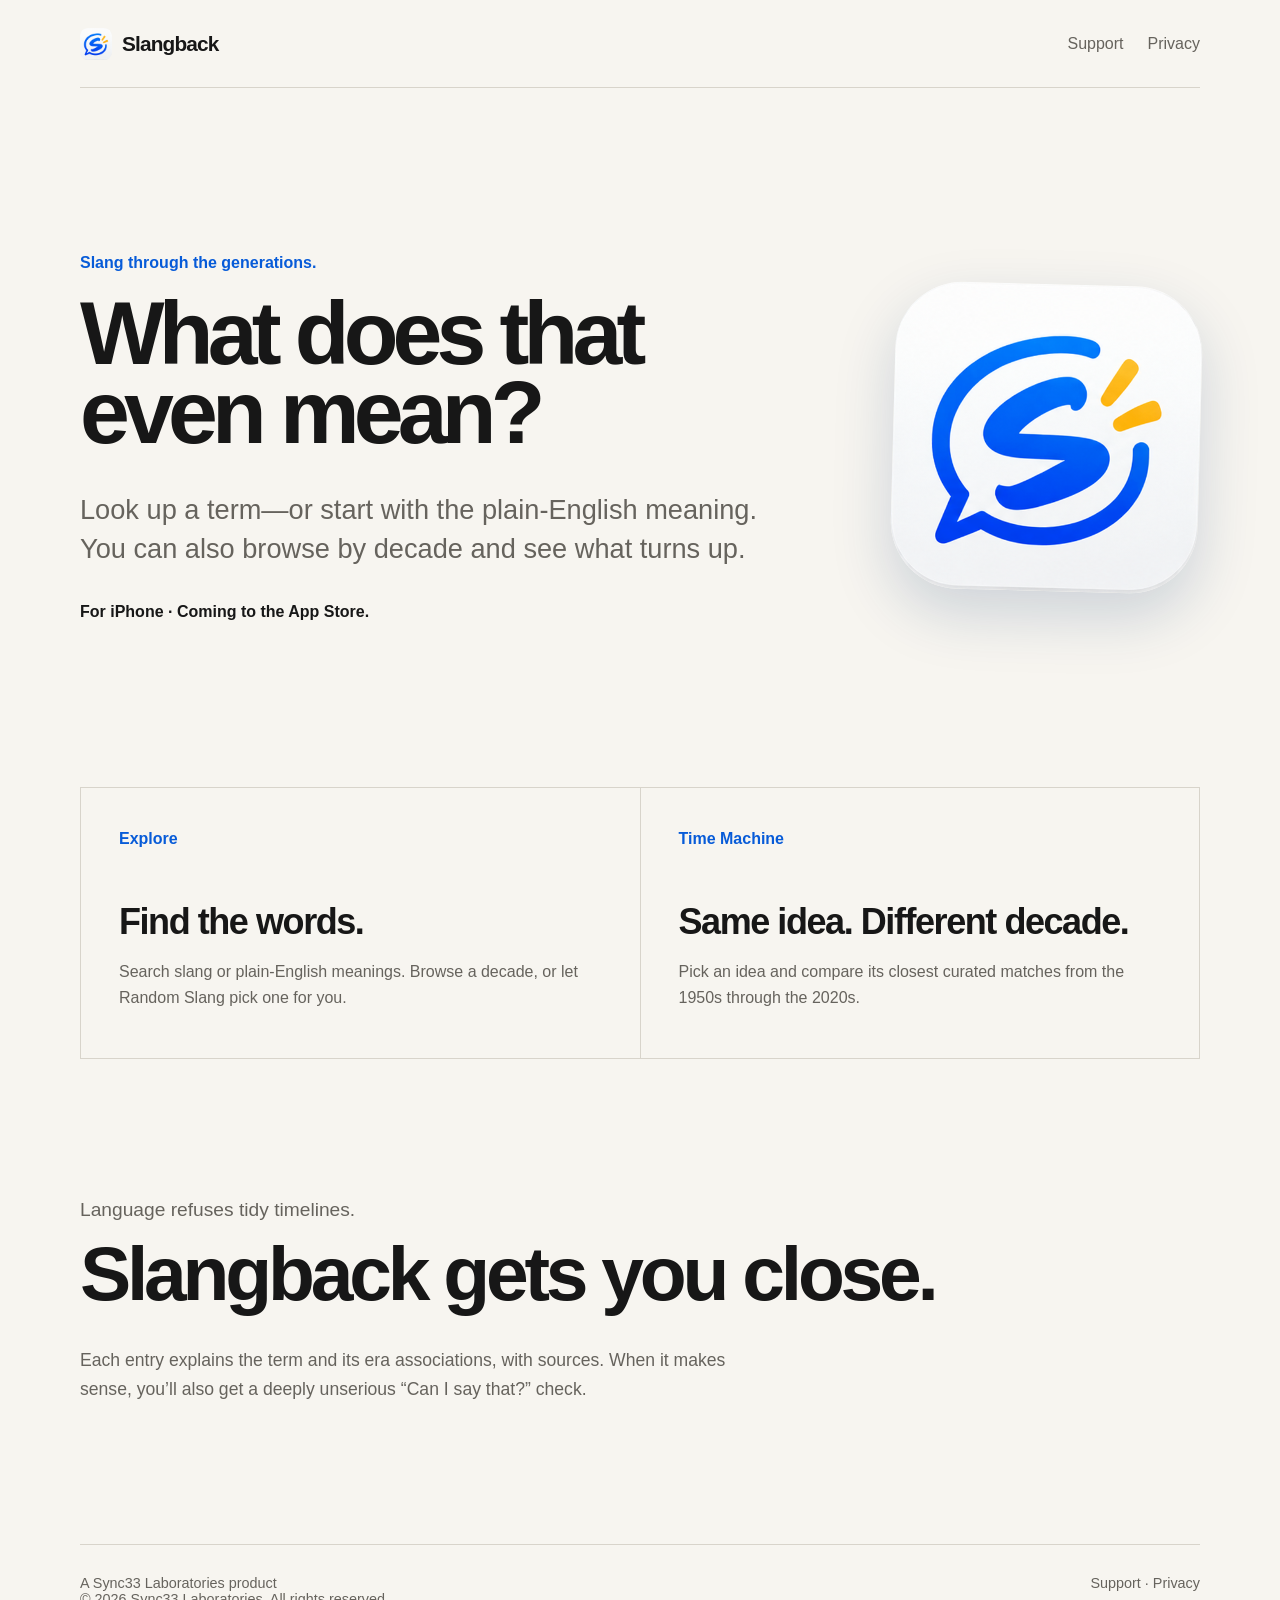
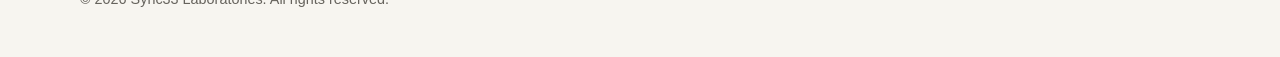
<file: index.html>
<!doctype html>
<html lang="en">
<head>
  <meta charset="utf-8">
  <meta name="viewport" content="width=device-width, initial-scale=1">
  <meta name="description" content="Slangback is an iPhone app for looking up slang and comparing how familiar ideas were expressed across eight decades.">
  <meta name="author" content="Sync33 Laboratories">
  <meta name="theme-color" content="#f7f5f0" media="(prefers-color-scheme: light)">
  <meta name="theme-color" content="#0c1721" media="(prefers-color-scheme: dark)">
  <meta property="og:title" content="Slangback — Slang through the generations.">
  <meta property="og:description" content="Look up slang, browse by decade, and compare how familiar ideas were expressed from the 1950s through the 2020s.">
  <meta property="og:type" content="website">
  <meta property="og:url" content="https://slangback.sync33.com/">
  <meta property="og:site_name" content="Slangback">
  <meta property="og:image" content="https://slangback.sync33.com/assets/app-icon-light.png">
  <meta property="og:image:width" content="512">
  <meta property="og:image:height" content="512">
  <meta property="og:image:alt" content="Slangback app icon">
  <meta name="twitter:card" content="summary">
  <meta name="twitter:title" content="Slangback — Slang through the generations.">
  <meta name="twitter:description" content="Look up slang, browse by decade, and compare how familiar ideas were expressed from the 1950s through the 2020s.">
  <meta name="twitter:image" content="https://slangback.sync33.com/assets/app-icon-light.png">
  <meta name="twitter:image:alt" content="Slangback app icon">
  <title>Slangback — Slang through the generations.</title>
  <link rel="canonical" href="https://slangback.sync33.com/">
  <link rel="icon" type="image/png" sizes="32x32" href="assets/favicon-light.png" media="(prefers-color-scheme: light)">
  <link rel="icon" type="image/png" sizes="32x32" href="assets/favicon-dark.png" media="(prefers-color-scheme: dark)">
  <link rel="apple-touch-icon" sizes="180x180" href="assets/apple-touch-icon.png">
  <link rel="stylesheet" href="styles.css?v=20260925">
</head>
<body>
  <a class="skip-link" href="#main-content">Skip to content</a>
  <header class="site-header">
    <a class="brand" href="./" aria-label="Slangback home">
      <picture>
        <source media="(prefers-color-scheme: dark)" srcset="assets/brand-mark-dark.png">
        <img src="assets/brand-mark-light.png" alt="" width="32" height="32">
      </picture>
      <span>Slangback</span>
    </a>
    <nav aria-label="Main navigation">
      <a href="support/">Support</a>
      <a href="privacy/">Privacy</a>
    </nav>
  </header>

  <main id="main-content">
    <section class="hero">
      <div class="hero-copy">
        <p class="eyebrow">Slang through the generations.</p>
        <h1>What does that even mean?</h1>
        <p class="lede">Look up a term—or start with the plain-English meaning. You can also browse by decade and see what turns up.</p>
        <p class="availability">For iPhone · Coming to the App Store.</p>
      </div>
      <picture class="hero-art" aria-hidden="true">
        <source media="(prefers-color-scheme: dark)" srcset="assets/app-icon-dark.png">
        <img src="assets/app-icon-light.png" alt="" width="512" height="512" fetchpriority="high">
      </picture>
    </section>

    <section class="features" aria-label="What Slangback does">
      <article>
        <p class="feature-label">Explore</p>
        <h2>Find the words.</h2>
        <p>Search slang or plain-English meanings. Browse a decade, or let Random Slang pick one for you.</p>
      </article>
      <article>
        <p class="feature-label">Time Machine</p>
        <h2>Same idea. Different decade.</h2>
        <p>Pick an idea and compare its closest curated matches from the 1950s through the 2020s.</p>
      </article>
    </section>

    <section class="statement">
      <p>Language refuses tidy timelines.</p>
      <h2>Slangback gets you close.</h2>
      <p class="statement-copy">Each entry explains the term and its era associations, with sources. When it makes sense, you’ll also get a deeply unserious “Can I say that?” check.</p>
    </section>
  </main>

  <footer>
    <span><a href="https://sync33.com/">A Sync33 Laboratories product</a><br>© 2026 Sync33 Laboratories. All rights reserved.</span>
    <span><a href="support/">Support</a> · <a href="privacy/">Privacy</a></span>
  </footer>
</body>
</html>
</file>
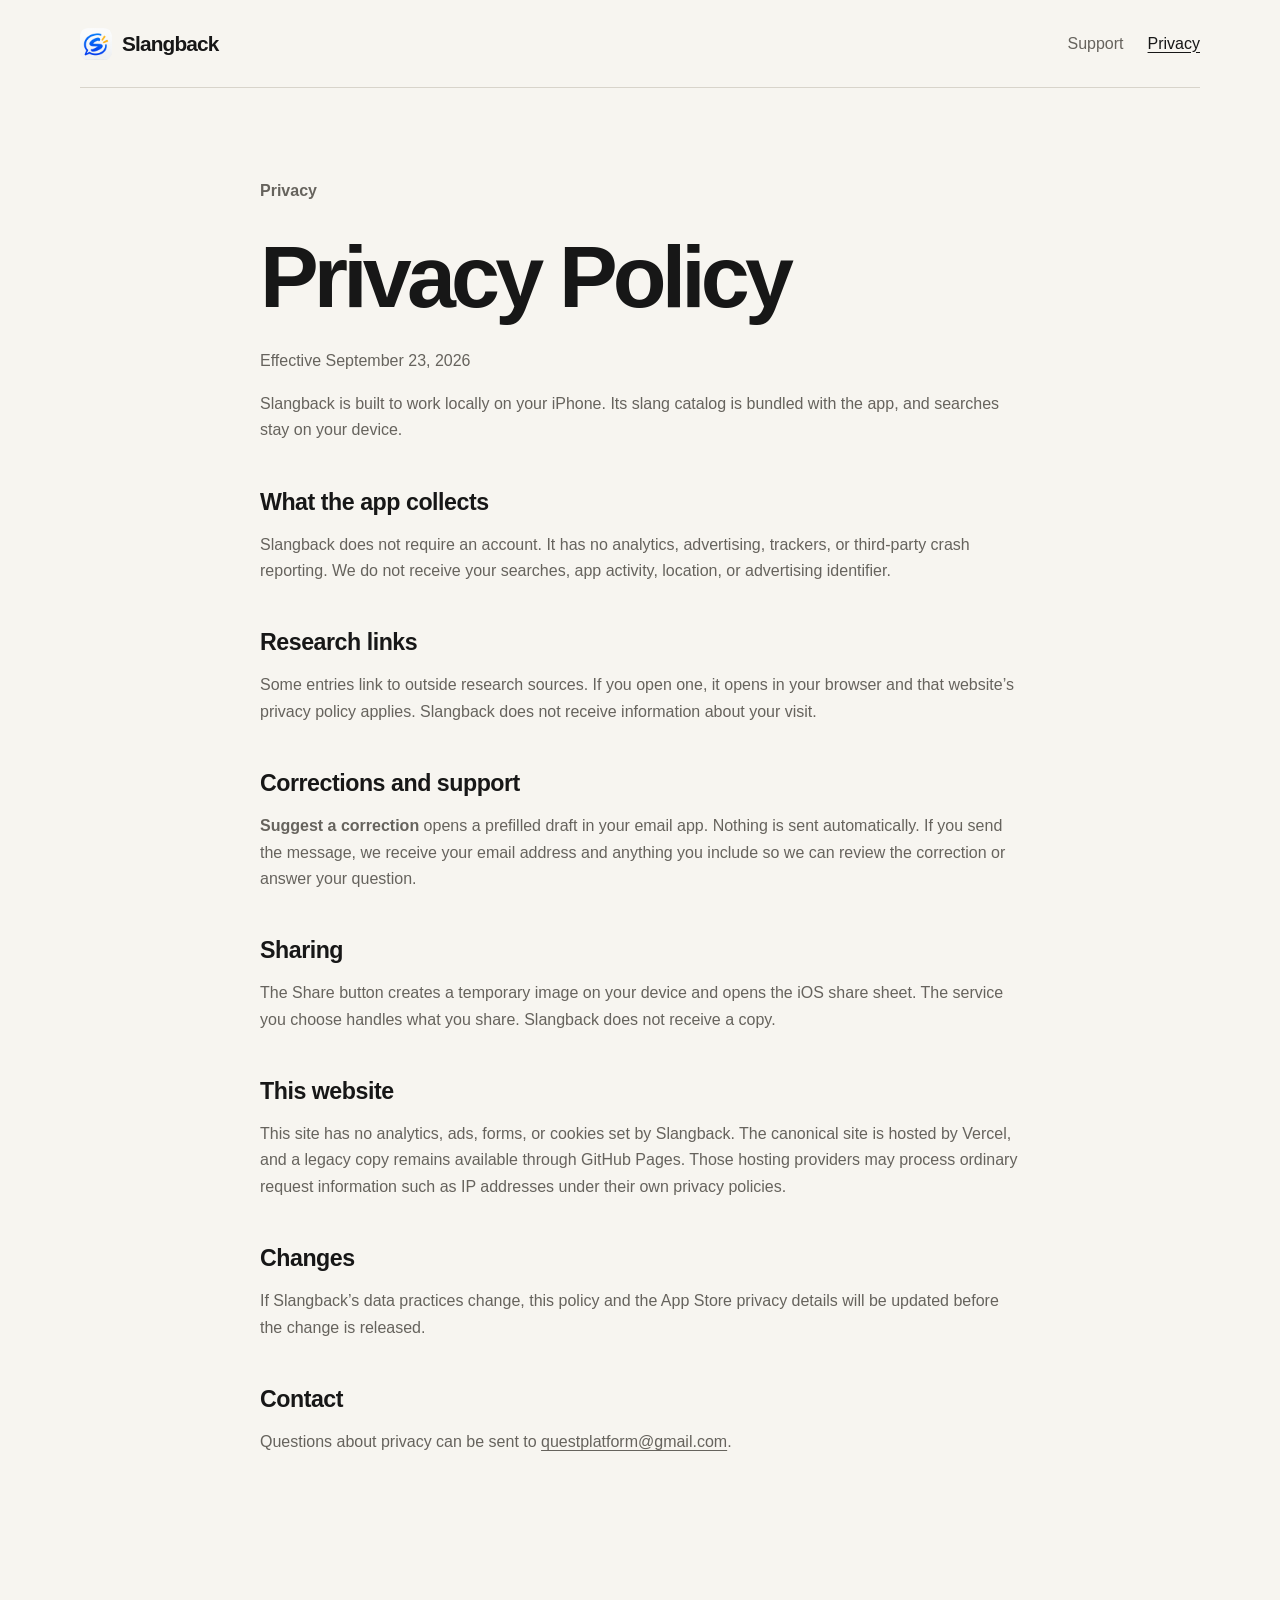
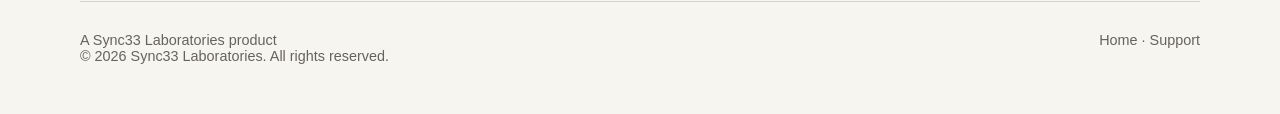
<file: privacy/index.html>
<!doctype html>
<html lang="en">
<head>
  <meta charset="utf-8">
  <meta name="viewport" content="width=device-width, initial-scale=1">
  <meta name="description" content="Privacy policy for the Slangback iPhone app and website.">
  <meta name="author" content="Sync33 Laboratories">
  <meta name="theme-color" content="#f7f5f0" media="(prefers-color-scheme: light)">
  <meta name="theme-color" content="#0c1721" media="(prefers-color-scheme: dark)">
  <meta property="og:title" content="Slangback Privacy Policy">
  <meta property="og:description" content="How the Slangback iPhone app and website handle data.">
  <meta property="og:type" content="website">
  <meta property="og:url" content="https://slangback.sync33.com/privacy/">
  <meta property="og:site_name" content="Slangback">
  <meta property="og:image" content="https://slangback.sync33.com/assets/app-icon-light.png">
  <meta property="og:image:width" content="512">
  <meta property="og:image:height" content="512">
  <meta property="og:image:alt" content="Slangback app icon">
  <meta name="twitter:card" content="summary">
  <meta name="twitter:title" content="Slangback Privacy Policy">
  <meta name="twitter:description" content="How the Slangback iPhone app and website handle data.">
  <meta name="twitter:image" content="https://slangback.sync33.com/assets/app-icon-light.png">
  <meta name="twitter:image:alt" content="Slangback app icon">
  <title>Privacy Policy — Slangback</title>
  <link rel="canonical" href="https://slangback.sync33.com/privacy/">
  <link rel="icon" type="image/png" sizes="32x32" href="../assets/favicon-light.png" media="(prefers-color-scheme: light)">
  <link rel="icon" type="image/png" sizes="32x32" href="../assets/favicon-dark.png" media="(prefers-color-scheme: dark)">
  <link rel="apple-touch-icon" sizes="180x180" href="../assets/apple-touch-icon.png">
  <link rel="stylesheet" href="../styles.css?v=20260925">
</head>
<body>
  <a class="skip-link" href="#main-content">Skip to content</a>
  <header class="site-header">
    <a class="brand" href="../" aria-label="Slangback home">
      <picture>
        <source media="(prefers-color-scheme: dark)" srcset="../assets/brand-mark-dark.png">
        <img src="../assets/brand-mark-light.png" alt="" width="32" height="32">
      </picture>
      <span>Slangback</span>
    </a>
    <nav aria-label="Main navigation">
      <a href="../support/">Support</a>
      <a href="../privacy/" aria-current="page">Privacy</a>
    </nav>
  </header>

  <main class="legal" id="main-content">
    <p class="eyebrow">Privacy</p>
    <h1>Privacy Policy</h1>
    <p class="meta">Effective September 23, 2026</p>
    <p>Slangback is built to work locally on your iPhone. Its slang catalog is bundled with the app, and searches stay on your device.</p>

    <h2>What the app collects</h2>
    <p>Slangback does not require an account. It has no analytics, advertising, trackers, or third-party crash reporting. We do not receive your searches, app activity, location, or advertising identifier.</p>

    <h2>Research links</h2>
    <p>Some entries link to outside research sources. If you open one, it opens in your browser and that website’s privacy policy applies. Slangback does not receive information about your visit.</p>

    <h2>Corrections and support</h2>
    <p><strong>Suggest a correction</strong> opens a prefilled draft in your email app. Nothing is sent automatically. If you send the message, we receive your email address and anything you include so we can review the correction or answer your question.</p>

    <h2>Sharing</h2>
    <p>The Share button creates a temporary image on your device and opens the iOS share sheet. The service you choose handles what you share. Slangback does not receive a copy.</p>

    <h2>This website</h2>
    <p>This site has no analytics, ads, forms, or cookies set by Slangback. The canonical site is hosted by Vercel, and a legacy copy remains available through GitHub Pages. Those hosting providers may process ordinary request information such as IP addresses under their own privacy policies.</p>

    <h2>Changes</h2>
    <p>If Slangback’s data practices change, this policy and the App Store privacy details will be updated before the change is released.</p>

    <h2>Contact</h2>
    <p>Questions about privacy can be sent to <a href="mailto:questplatform@gmail.com?subject=Slangback%20privacy">questplatform@gmail.com</a>.</p>
  </main>

  <footer>
    <span><a href="https://sync33.com/">A Sync33 Laboratories product</a><br>© 2026 Sync33 Laboratories. All rights reserved.</span>
    <span><a href="../">Home</a> · <a href="../support/">Support</a></span>
  </footer>
</body>
</html>
</file>
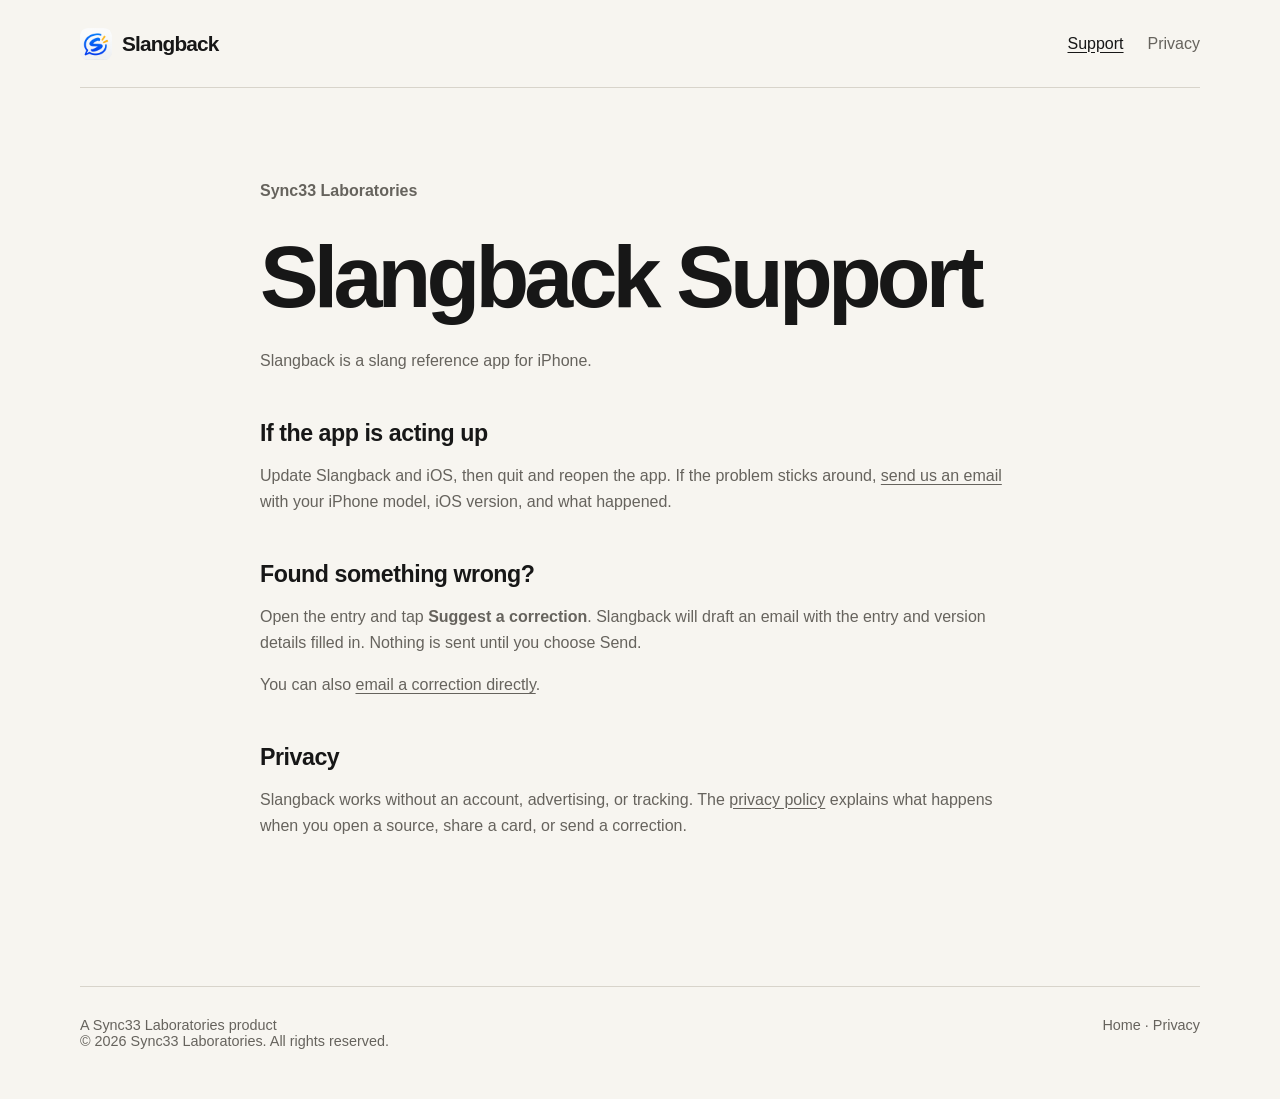
<file: support/index.html>
<!doctype html>
<html lang="en">
<head>
  <meta charset="utf-8">
  <meta name="viewport" content="width=device-width, initial-scale=1">
  <meta name="description" content="Help, bug reports, and corrections for the Slangback iPhone app.">
  <meta name="author" content="Sync33 Laboratories">
  <meta name="theme-color" content="#f7f5f0" media="(prefers-color-scheme: light)">
  <meta name="theme-color" content="#0c1721" media="(prefers-color-scheme: dark)">
  <meta property="og:title" content="Slangback Support">
  <meta property="og:description" content="Help, bug reports, and corrections for the Slangback iPhone app.">
  <meta property="og:type" content="website">
  <meta property="og:url" content="https://slangback.sync33.com/support/">
  <meta property="og:site_name" content="Slangback">
  <meta property="og:image" content="https://slangback.sync33.com/assets/app-icon-light.png">
  <meta property="og:image:width" content="512">
  <meta property="og:image:height" content="512">
  <meta property="og:image:alt" content="Slangback app icon">
  <meta name="twitter:card" content="summary">
  <meta name="twitter:title" content="Slangback Support">
  <meta name="twitter:description" content="Help, bug reports, and corrections for the Slangback iPhone app.">
  <meta name="twitter:image" content="https://slangback.sync33.com/assets/app-icon-light.png">
  <meta name="twitter:image:alt" content="Slangback app icon">
  <title>Support — Slangback</title>
  <link rel="canonical" href="https://slangback.sync33.com/support/">
  <link rel="icon" type="image/png" sizes="32x32" href="../assets/favicon-light.png" media="(prefers-color-scheme: light)">
  <link rel="icon" type="image/png" sizes="32x32" href="../assets/favicon-dark.png" media="(prefers-color-scheme: dark)">
  <link rel="apple-touch-icon" sizes="180x180" href="../assets/apple-touch-icon.png">
  <link rel="stylesheet" href="../styles.css?v=20260925">
</head>
<body>
  <a class="skip-link" href="#main-content">Skip to content</a>
  <header class="site-header">
    <a class="brand" href="../" aria-label="Slangback home">
      <picture>
        <source media="(prefers-color-scheme: dark)" srcset="../assets/brand-mark-dark.png">
        <img src="../assets/brand-mark-light.png" alt="" width="32" height="32">
      </picture>
      <span>Slangback</span>
    </a>
    <nav aria-label="Main navigation">
      <a href="../support/" aria-current="page">Support</a>
      <a href="../privacy/">Privacy</a>
    </nav>
  </header>

  <main class="legal" id="main-content">
    <p class="eyebrow">Sync33 Laboratories</p>
    <h1>Slangback Support</h1>
    <p>Slangback is a slang reference app for iPhone.</p>

    <h2>If the app is acting up</h2>
    <p>Update Slangback and iOS, then quit and reopen the app. If the problem sticks around, <a href="mailto:questplatform@gmail.com?subject=Slangback%20support">send us an email</a> with your iPhone model, iOS version, and what happened.</p>

    <h2>Found something wrong?</h2>
    <p>Open the entry and tap <strong>Suggest a correction</strong>. Slangback will draft an email with the entry and version details filled in. Nothing is sent until you choose Send.</p>
    <p>You can also <a href="mailto:questplatform@gmail.com?subject=Slangback%20correction">email a correction directly</a>.</p>

    <h2>Privacy</h2>
    <p>Slangback works without an account, advertising, or tracking. The <a href="../privacy/">privacy policy</a> explains what happens when you open a source, share a card, or send a correction.</p>
  </main>

  <footer>
    <span><a href="https://sync33.com/">A Sync33 Laboratories product</a><br>© 2026 Sync33 Laboratories. All rights reserved.</span>
    <span><a href="../">Home</a> · <a href="../privacy/">Privacy</a></span>
  </footer>
</body>
</html>
</file>
<file: styles.css>
:root {
  color-scheme: light dark;
  --bg: #f7f5f0;
  --text: #171717;
  --muted: #66635d;
  --line: #d8d4cb;
  --accent: #075bd8;
  --focus: #075bd8;
}

* {
  box-sizing: border-box;
}

html {
  font-family: -apple-system, BlinkMacSystemFont, "Segoe UI", sans-serif;
  background: var(--bg);
  color: var(--text);
}

body {
  margin: 0;
  min-width: 320px;
  min-height: 100vh;
}

p,
li,
footer {
  overflow-wrap: anywhere;
}

a {
  color: inherit;
  text-underline-offset: 0.18em;
}

a:focus-visible {
  border-radius: 3px;
  outline: 3px solid var(--focus);
  outline-offset: 4px;
}

.skip-link {
  position: fixed;
  z-index: 10;
  top: 12px;
  left: 12px;
  padding: 10px 14px;
  border-radius: 6px;
  color: var(--bg);
  background: var(--text);
  font-weight: 700;
  transform: translateY(-160%);
}

.skip-link:focus {
  transform: translateY(0);
}

.site-header,
main,
footer {
  width: min(1120px, calc(100% - 40px));
  margin-inline: auto;
}

.site-header {
  min-height: 88px;
  display: flex;
  align-items: center;
  justify-content: space-between;
  gap: 24px;
  border-bottom: 1px solid var(--line);
}

.brand {
  display: flex;
  align-items: center;
  gap: 10px;
  font-size: 1.3rem;
  font-weight: 800;
  letter-spacing: -0.04em;
  text-decoration: none;
}

.brand img {
  display: block;
  width: 32px;
  height: 32px;
  border-radius: 8px;
}

nav {
  display: flex;
  gap: 24px;
}

nav a,
footer a {
  color: var(--muted);
  text-decoration: none;
}

nav a {
  padding-block: 12px;
}

nav a:hover,
footer a:hover,
nav a[aria-current="page"] {
  color: var(--text);
  text-decoration: underline;
}

.hero {
  display: grid;
  grid-template-columns: minmax(0, 1fr) clamp(220px, 24vw, 320px);
  align-items: center;
  gap: clamp(40px, 7vw, 92px);
  padding: clamp(80px, 13vw, 170px) 0;
}

.hero-copy {
  max-width: 780px;
}

.hero-art {
  display: block;
  width: 100%;
  transform: rotate(1.5deg);
}

.hero-art img {
  display: block;
  width: 100%;
  height: auto;
  border-radius: 22%;
  box-shadow: 0 24px 60px rgb(18 57 111 / 18%);
}

.eyebrow,
.feature-label {
  margin: 0;
  color: var(--accent);
  font-weight: 750;
}

.eyebrow {
  margin-bottom: 22px;
}

.hero h1 {
  margin: 0;
  font-size: clamp(3.2rem, 7vw, 6.5rem);
  line-height: 0.88;
  letter-spacing: -0.065em;
}

.lede {
  max-width: 720px;
  margin: 38px 0 0;
  color: var(--muted);
  font-size: clamp(1.2rem, 2.5vw, 1.7rem);
  line-height: 1.45;
}

.availability {
  margin: 34px 0 0;
  font-weight: 700;
}

.features {
  display: grid;
  grid-template-columns: repeat(2, 1fr);
  border: 1px solid var(--line);
  background: var(--line);
  gap: 1px;
}

article {
  min-height: 270px;
  padding: 38px;
  background: var(--bg);
}

article h2 {
  margin: 48px 0 12px;
  font-size: clamp(1.75rem, 3vw, 2.25rem);
  letter-spacing: -0.04em;
}

article p,
.legal p,
.legal li,
.statement-copy {
  color: var(--muted);
  line-height: 1.65;
}

article > p:last-child {
  max-width: 470px;
  margin-bottom: 0;
}

.statement {
  max-width: 900px;
  padding: 140px 0;
}

.statement > p:first-child {
  margin: 0;
  color: var(--muted);
  font-size: 1.2rem;
}

.statement h2 {
  margin: 8px 0 0;
  font-size: clamp(2.6rem, 6vw, 5.5rem);
  letter-spacing: -0.055em;
}

.statement-copy {
  max-width: 700px;
  margin: 28px 0 0;
  font-size: 1.1rem;
}

.legal {
  max-width: 760px;
  padding: 90px 0 130px;
}

.legal h1 {
  margin: 0 0 20px;
  font-size: clamp(3rem, 7vw, 5.5rem);
  letter-spacing: -0.055em;
}

.legal h2 {
  margin: 45px 0 0;
  font-size: 1.45rem;
  letter-spacing: -0.02em;
}

.legal p {
  font-size: 1rem;
}

.legal a {
  text-decoration-thickness: 1px;
}

.meta {
  color: var(--muted);
}

footer {
  display: flex;
  justify-content: space-between;
  gap: 20px;
  padding: 30px 0 50px;
  border-top: 1px solid var(--line);
  color: var(--muted);
  font-size: 0.9rem;
}

@media (max-width: 720px) {
  .site-header {
    min-height: 72px;
    flex-wrap: wrap;
    padding-block: 12px;
  }

  .site-header nav {
    flex-wrap: wrap;
  }

  .hero {
    grid-template-columns: 1fr;
    gap: 46px;
    padding: 82px 0 88px;
  }

  .hero-art {
    width: 112px;
    transform: rotate(2deg);
  }

  .lede {
    margin-top: 30px;
  }

  .features {
    grid-template-columns: 1fr;
  }

  article {
    min-height: 0;
    padding: 34px;
  }

  article h2 {
    margin-top: 34px;
  }

  .statement {
    padding: 96px 0;
  }

  .legal {
    padding: 72px 0 96px;
  }

  footer {
    flex-direction: column;
  }
}

@media (max-width: 390px) {
  .site-header,
  main,
  footer {
    width: min(100% - 32px, 1120px);
  }

  nav {
    gap: 18px;
  }

  .brand {
    font-size: 1.12rem;
  }

  .brand img {
    width: 30px;
    height: 30px;
  }

  .hero h1 {
    font-size: clamp(2.9rem, 14vw, 3.4rem);
  }

  article {
    padding: 30px;
  }
}

@media (prefers-color-scheme: dark) {
  :root {
    --bg: #0c1721;
    --text: #f5f6f8;
    --muted: #a8b1bd;
    --line: #2c3a47;
    --accent: #ffbf2f;
    --focus: #76aaff;
  }

  .hero-art img {
    box-shadow: 0 24px 68px rgb(0 0 0 / 42%);
  }
}
</file>
